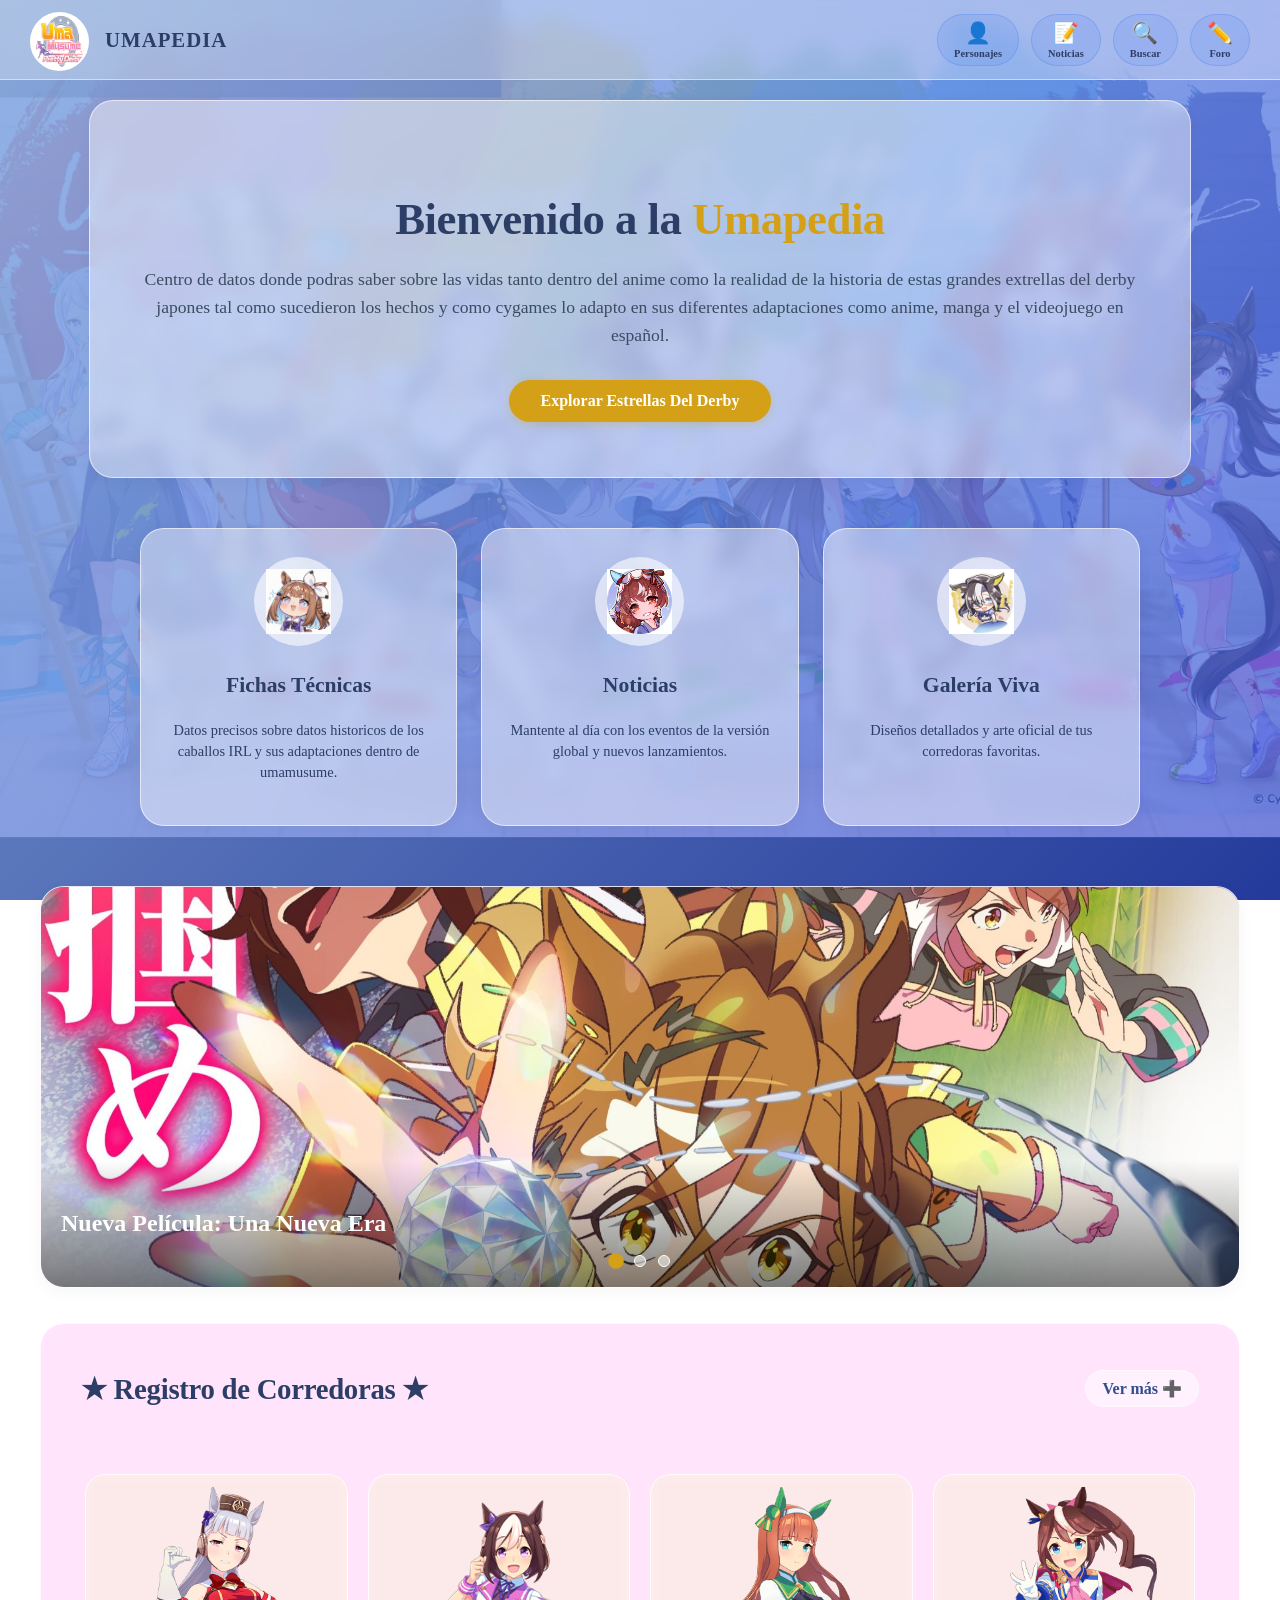
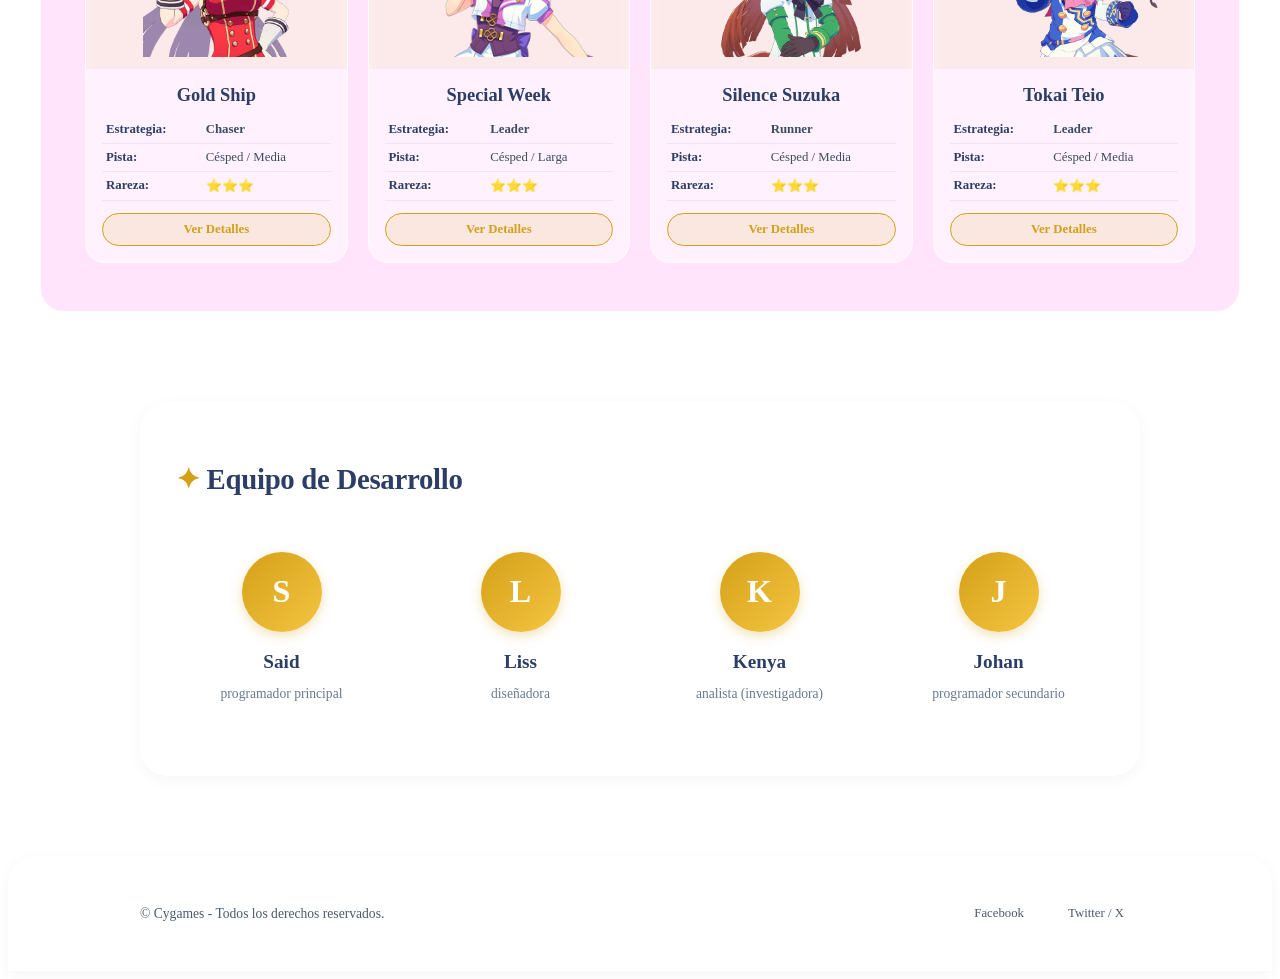
<file: html/index.html>
<!DOCTYPE html>
<!--***Reporte de cambios:***
rubrica2.1_v1.3
-reestructuracion de archivos y carpetas total
-actualizacion de imagenes y recursos
-barra lateral e iconos
-apartado de comentarios simulado con JS
-estilo mas suave y pastel y disenio glass
-funciones con JS de carrusel y comentarios corregidos
-estilos globales nuevos de CSS para formularios
-->

<!--***Cambios proximos:***(_v1.4)
-integrar un servicio de comunicacion (red social, correo o num telefonico) insta y twiter
-integracion de link a pagina ejemplo(corredoras.html) con buscador integrado
-integracion de fichas de umas independientes en buscar_uma.html
-Correccion de erroresmenores y optimizacion de codigo
-Linkeo de archivos aniadidos
-->
<html lang="es">
<head>
    <meta charset="UTF-8">
    <meta name="viewport" content="width=device-width, initial-scale=1">
    <title>UMAPEDIA | RIBRICA 1.3</title>
    <link rel="stylesheet" href="/css/estilos.css">
</head>
<body>
    <!-- DIV DE FONDO FIJO -->
    <div class="background-fixed"></div>

    <!-- BARRA SUPERIOR FIJA (logo + título + íconos) -->
    <div class="top-bar-fixed">
        <!-- Logo -->
        <!-- [FIX v1.3] Eliminada etiqueta </a> huérfana que no tenía apertura -->
        <div class="persistent-logo">
            <img src="/recursos/logo.png" alt="Logo Umopedia">
        </div>

        <!-- Título -->
        <div class="persistent-title">
            <span class="title-text">UMAPEDIA</span>
        </div>

        <!-- Íconos de navegación -->
        <div class="nav-icons">
            <a href="#personajes" class="nav-icon" data-section="personajes">
                <span class="icon">👤</span>
                <span class="icon-label">Personajes</span>
            </a>
            <a href="#noticias" class="nav-icon" data-section="noticias">
                <span class="icon">📝</span>
                <span class="icon-label">Noticias</span>
            </a>
            <!--Boton buscar para acceso directo-->
            <a href="buscar_uma.html" class="nav-icon" data-section="buscar">
                <span class="icon">🔍</span>
                <span class="icon-label">Buscar</span>
            </a>

            <!-- [FIX v1.3] Corregida ruta de ../foro.html a foro.html (mismo directorio) -->
            <a href="foro.html" class="nav-icon" data-section="foro">
                <span class="icon">✏️</span>
                <span class="icon-label">Foro</span>
            </a>
            
        </div>
    </div>

    <!-- SECCIÓN HÉROE (INICIO) -->
    <section id="inicio" class="hero-section glass">
        <div class="hero-content">
            <div class="hero-text">
                <h1>Bienvenido a la <span class="highlight">Umapedia</span></h1>
                <p>Centro de datos donde podras saber sobre las vidas tanto dentro del anime como la realidad de la historia de estas grandes extrellas del derby japones tal como sucedieron los hechos y como cygames lo adapto en sus diferentes adaptaciones como anime, manga y el videojuego en español.</p>
                <a href="#personajes" class="btn-primary">Explorar Estrellas Del Derby</a>
            </div>
        </div>
    </section>

    <!-- SECCIÓN GUÍA: tres tarjetas informativas -->
    <section id="guia" class="info-guide">
        <div class="guide-grid">
            <div class="guide-item glass">
                <div class="icon-wrapper">
                    <img src="/recursos/icono.jpg" alt="Fichas" class="guide-img">
                </div>
                <h3>Fichas Técnicas</h3>
                <p>Datos precisos sobre datos historicos de los caballos IRL y sus adaptaciones dentro de umamusume.</p>
            </div>
            <div class="guide-item glass">
                <div class="icon-wrapper">
                    <img src="/recursos/still.png" alt="Noticias" class="guide-img">
                </div>
                <h3>Noticias</h3>
                <p>Mantente al día con los eventos de la versión global y nuevos lanzamientos.</p>
            </div>
            <div class="guide-item glass">
                <div class="icon-wrapper">
                    <img src="/recursos/icono2.jpg" alt="Galería" class="guide-img">
                </div>
                <h3>Galería Viva</h3>
                <p>Diseños detallados y arte oficial de tus corredoras favoritas.</p>
            </div>
        </div>
    </section>

    <!-- ESTRUCTURA PRINCIPAL (contenido centrado) -->
    <div class="main-layout">
        <div class="content-area-full">
            
            <!-- SLIDER BOX: Carrusel de noticias -->
            <div class="slider-box glass" id="noticias">
                <input type="radio" name="slide" id="s1" checked>
                <input type="radio" name="slide" id="s2">
                <input type="radio" name="slide" id="s3">

                <div class="slides">
                    <div class="slide st1">
                        <img src="/recursos/noticia 1.jpg" alt="Noticia 1">
                        <div class="caption"><h2>Nueva Película: Una Nueva Era</h2></div>
                    </div>
                    <div class="slide st2">
                        <img src="/recursos/noticia 2.jpg" alt="Noticia 2">
                        <div class="caption"><h2>Evento: Trackblazer</h2></div>
                    </div>
                    <div class="slide st3">
                        <img src="/recursos/noticia 3.jpg" alt="Noticia 3">
                        <div class="caption"><h2>1er Aniversario Global</h2></div>
                    </div>
                </div>

                <div class="controls">
                    <label for="s1"></label>
                    <label for="s2"></label>
                    <label for="s3"></label>
                </div>
            </div>

            <!-- SECCIÓN BASE DE DATOS DE PERSONAJES -->
            <section id="personajes" class="character-database">
                <div class="glass-main main-table-container">
                    
                    <div class="table-header">
                        <h2 class="title-serif">★ Registro de Corredoras ★</h2>
                        <div class="nav-controls">
                            <a href="buscar_uma.html" class="nav-arrow">Ver más ➕</a><!---Direccionamiento sin definiicon en esta version-->
                        </div>
                    </div>

                    <div class="uma-carousel-window">
                        <!-- GRUPO 1 -->
                        <div class="uma-group" id="grupo1">
                            <!-- TARJETA GOLD SHIP -->
                            <div class="uma-card-tech">
                                <div class="card-image"><img src="/recursos/golship.png" alt="Gold Ship"></div>
                                <div class="card-content">
                                    <h3>Gold Ship</h3>
                                    <table class="mini-data">
                                        <tr><td>Estrategia:</td><td class="val-chaser">Chaser</td></tr>
                                        <tr><td>Pista:</td><td>Césped / Media</td></tr>
                                        <tr><td>Rareza:</td><td>⭐⭐⭐</td></tr>
                                    </table>
                                    <a href="ficha_gold_ship.html" class="btn-view">Ver Detalles</a>
                                </div>
                            </div>

                            <!-- TARJETA SPECIAL WEEK -->
                            <div class="uma-card-tech">
                                <div class="card-image"><img src="/recursos/specialweek.png" alt="spe"></div>
                                <div class="card-content">
                                    <h3>Special Week</h3>
                                    <table class="mini-data">
                                        <tr><td>Estrategia:</td><td class="val-leader">Leader</td></tr>
                                        <tr><td>Pista:</td><td>Césped / Larga</td></tr>
                                        <tr><td>Rareza:</td><td>⭐⭐⭐</td></tr>
                                    </table>
                                    <a href="ficha_special_week.html" class="btn-view">Ver Detalles</a>
                                </div>
                            </div>

                            <!-- TARJETA SILENCE SUZUKA -->
                            <div class="uma-card-tech">
                                <div class="card-image"><img src="/recursos/suzuka.png" alt="suzuka"></div>
                                <div class="card-content">
                                    <h3>Silence Suzuka</h3>
                                    <table class="mini-data">
                                        <tr><td>Estrategia:</td><td class="val-runner">Runner</td></tr>
                                        <tr><td>Pista:</td><td>Césped / Media</td></tr>
                                        <tr><td>Rareza:</td><td>⭐⭐⭐</td></tr>
                                    </table>
                                    <a href="ficha_silence_suzuka.html" class="btn-view">Ver Detalles</a>
                                </div>
                            </div>

                            <!-- TARJETA TOKAI TEIO -->
                            <div class="uma-card-tech">
                                <div class="card-image"><img src="/recursos/teio.png" alt="teio"></div>
                                <div class="card-content">
                                    <h3>Tokai Teio</h3>
                                    <table class="mini-data">
                                        <tr><td>Estrategia:</td><td class="val-leader">Leader</td></tr>
                                        <tr><td>Pista:</td><td>Césped / Media</td></tr>
                                        <tr><td>Rareza:</td><td>⭐⭐⭐</td></tr>
                                    </table>
                                    <a href="ficha_tokai_teio.html" class="btn-view">Ver Detalles</a>
                                </div>
                            </div>
                        </div>

                        <!-- GRUPO 2 -->
                        <div class="uma-group" id="grupo2">
                            <!-- TARJETA MEJIRO MCQUEEN -->
                            <div class="uma-card-tech">
                                <div class="card-image"><img src="/recursos/mcqueen.png" alt="McQueen"></div>
                                <div class="card-content">
                                    <h3>Mejiro McQueen</h3>
                                    <table class="mini-data">
                                        <tr><td>Estrategia:</td><td class="val-leader">Leader</td></tr>
                                        <tr><td>Pista:</td><td>Césped / Larga</td></tr>
                                        <tr><td>Rareza:</td><td>⭐⭐⭐</td></tr>
                                    </table>
                                    <a href="ficha_mejiro.html" class="btn-view">Ver Detalles</a>
                                </div>
                            </div>

                            <!-- TARJETA DAIWA SCARLET -->
                            <div class="uma-card-tech">
                                <div class="card-image"><img src="/recursos/daiwa.png" alt="daiwa"></div>
                                <div class="card-content">
                                    <h3>Daiwa Scarlet</h3>
                                    <table class="mini-data">
                                        <tr><td>Estrategia:</td><td class="val-runner">Runner</td></tr>
                                        <tr><td>Pista:</td><td>Césped / Media</td></tr>
                                        <tr><td>Rareza:</td><td>⭐⭐</td></tr>
                                    </table>
                                    <a href="ficha_scarlet.html" class="btn-view">Ver Detalles</a>
                                </div>
                            </div>

                            <!-- TARJETA VODKA -->
                            <div class="uma-card-tech">
                                <div class="card-image"><img src="/recursos/vodka.png" alt="vodka"></div>
                                <div class="card-content">
                                    <h3>Vodka</h3>
                                    <table class="mini-data">
                                        <tr><td>Estrategia:</td><td class="val-betweener">Betweener</td></tr>
                                        <tr><td>Pista:</td><td>Césped / Media</td></tr>
                                        <tr><td>Rareza:</td><td>⭐⭐</td></tr>
                                    </table>
                                    <a href="ficha_vodka.html" class="btn-view">Ver Detalles</a>
                                </div>
                            </div>

                            <!-- TARJETA RICE SHOWER -->
                            <div class="uma-card-tech">
                                <div class="card-image"><img src="/recursos/rice.png" alt="rice"></div>
                                <div class="card-content">
                                    <h3>Rice Shower</h3>
                                    <table class="mini-data">
                                        <tr><td>Estrategia:</td><td class="val-betweener">Betweener</td></tr>
                                        <tr><td>Pista:</td><td>Césped / Larga</td></tr>
                                        <tr><td>Rareza:</td><td>⭐⭐⭐</td></tr>
                                    </table>
                                    <a href="ficha_rice.html" class="btn-view">Ver Detalles</a>
                                </div>
                            </div>
                        </div>
                    </div>
                </div>
            </section>

        </div>
    </div>

    <!-- Sección de foro movida a foro.html -->

    <!-- SECCIÓN COLABORADORES -->
    <section id="colaboradores" class="collab-section">
        <div class="section-container glass">
            <h2 class="title-serif"><span class="highlight">✦</span> Equipo de Desarrollo</h2>
            <div class="collab-grid">
                <div class="collab-card">
                    <div class="collab-avatar">S</div>
                    <h3>Said</h3>
                    <p>programador principal</p>
                </div>
                <div class="collab-card">
                    <div class="collab-avatar">L</div>
                    <h3>Liss</h3>
                    <p>diseñadora</p>
                </div>
                <div class="collab-card">
                    <div class="collab-avatar">K</div>
                    <h3>Kenya</h3>
                    <p>analista (investigadora)</p>
                </div>
                <div class="collab-card">
                    <div class="collab-avatar">J</div>
                    <h3>Johan</h3>
                    <p>programador secundario</p>
                </div>
            </div>
        </div>
    </section>

    <!-- FOOTER -->
    <footer class="main-footer glass">
        <div class="footer-content">
            <p>&copy; Cygames - Todos los derechos reservados.</p>
            <div class="social-links">
                <a href="https://www.facebook.com/share/1LqQZFm9xr/" class="social-icon">Facebook</a>
                <a href="#" class="social-icon">Twitter / X</a>
            </div>
        </div>
    </footer>

    <script src="/js/carruselscript.js"></script>
    <!-- [FIX v1.3] Eliminado comentarios.js de index: el foro fue movido a foro.html -->
</body>
</html>
</file>
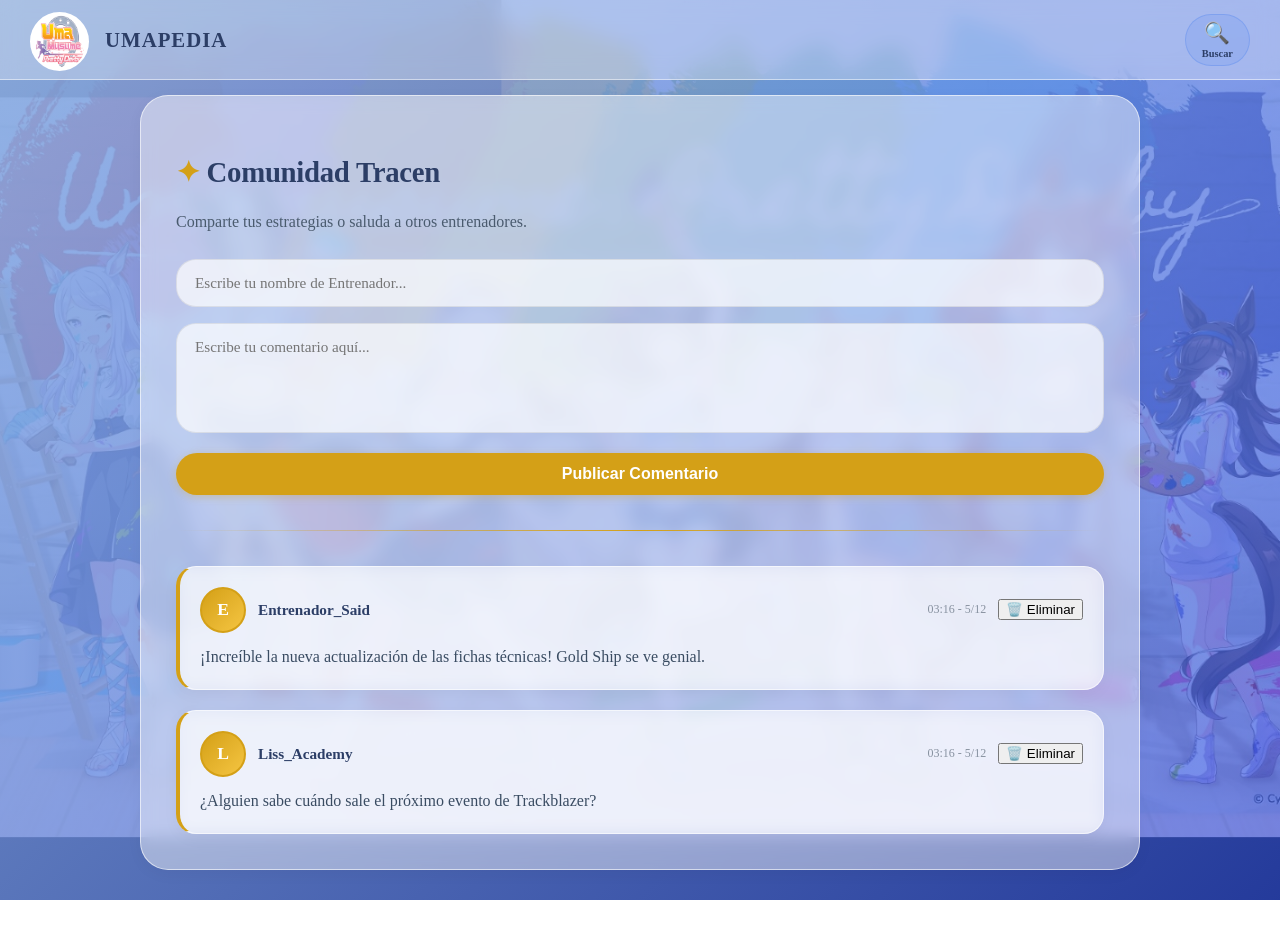
<file: html/foro.html>
<!DOCTYPE html>
<html lang="es">
<head>
    <meta charset="UTF-8">
    <meta name="viewport" content="width=device-width, initial-scale=1.0">
    <title>UMAPEDIA | Foro de la Comunidad</title>
    <!-- [FIX v1.3] Corregida ruta del CSS de ../css/estilos.css a /css/estilos.css -->
    <link rel="stylesheet" href="/css/estilos.css">
</head>
<body>

    <!-- DIV DE FONDO FIJO (necesario para el estilo glass) -->
    <div class="background-fixed"></div>

    <!-- BARRA SUPERIOR FIJA -->
    <div class="top-bar-fixed">
        <!-- [FIX v1.3] Corregida ruta del logo: de ../recursos/ a /recursos/ -->
        <a href="index.html" class="logo-link">
            <div class="persistent-logo">
                <img src="/recursos/logo.png" alt="Logo Umopedia">
            </div>
        </a>

        <!-- Título -->
        <div class="persistent-title">
            <span class="title-text">UMAPEDIA</span>
        </div>

        <div class="nav-icons">
            <a href="buscar_uma.html" class="nav-icon" data-section="buscar">
                <span class="icon">🔍</span>
                <span class="icon-label">Buscar</span>
            </a>
        </div>
    </div>

    <!-- SECCIÓN DE COMENTARIOS / FORO -->
    <section id="comentarios" class="comments-section">
        <div class="section-container glass">
            <h2 class="title-serif"><span class="highlight">✦</span> Comunidad Tracen</h2>
            <p class="section-subtitle">Comparte tus estrategias o saluda a otros entrenadores.</p>

            <!-- FORMULARIO DE COMENTARIO -->
            <form id="commentForm" class="comment-form">
                <div class="form-group">
                    <input type="text" id="commentName" placeholder="Escribe tu nombre de Entrenador..." class="comment-input" required>
                </div>
                <div class="form-group">
                    <textarea id="commentMessage" placeholder="Escribe tu comentario aquí..." class="comment-area" required></textarea>
                </div>
                <button type="submit" class="btn-primary">Publicar Comentario</button>
            </form>

            <hr class="divider">

            <!-- LISTA DE COMENTARIOS -->
            <div id="commentsList" class="comments-list">
                <!-- Los comentarios aparecerán aquí dinámicamente -->
            </div>
        </div>
    </section>

    <!-- SCRIPTS -->
    <!-- [FIX v1.3] Corregida ruta del script de ../js/ a /js/ -->
    <script src="/js/comentarios.js"></script>
</body>
</html>
</file>
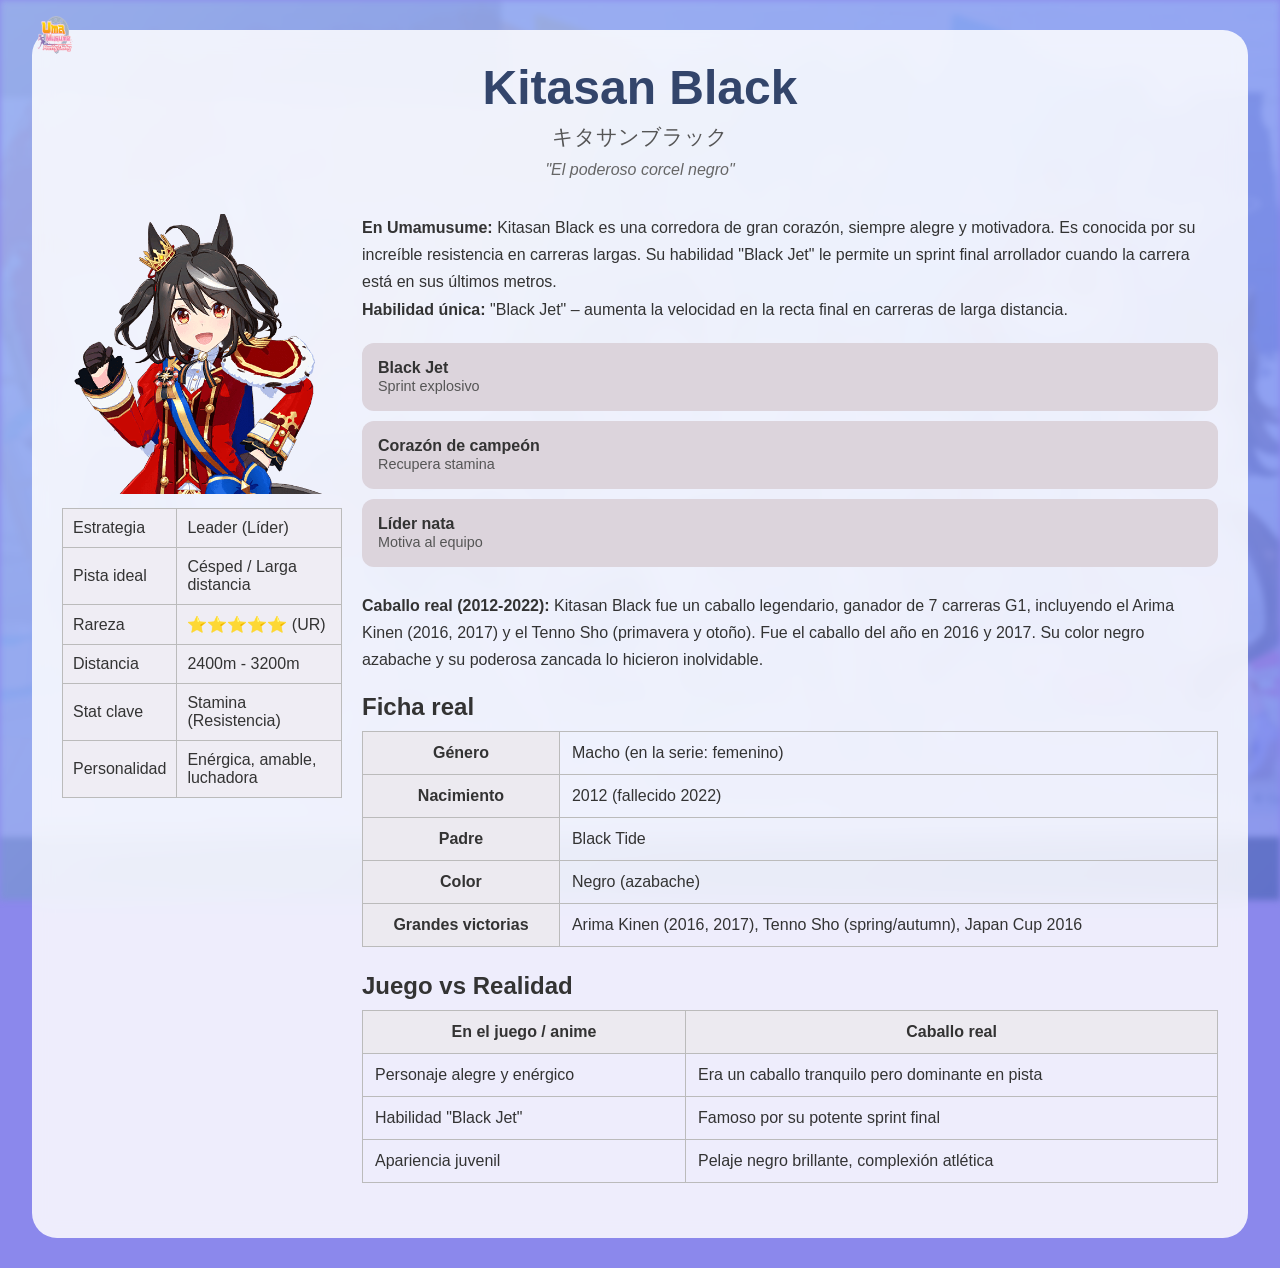
<file: html/personajes/ficha_kitasan_black.html>
<!DOCTYPE html>
<html lang="es">
<head>
    <meta charset="UTF-8">
    <meta name="viewport" content="width=device-width, initial-scale=1.0">
    <title>Kitasan Black - Umapedia</title>
    <link rel="stylesheet" href="/css/ficha.css">
</head>
<body>

<div class="background-fixed"></div>
<div class="persistent-logo">
    <img src="/recursos/logo.png" alt="Umapedia">
</div>

<div class="page-container">
    <div class="character-header">
        <h1>Kitasan Black</h1>
        <div class="japanese-name">キタサンブラック</div>
        <div class="slogan">"El poderoso corcel negro"</div>
    </div>

    <div class="content-grid">
        <div class="left-card">
            <img src="/recursos/kita.png" alt="Kitasan Black">
            <table class="attr-table">
                <tr><td>Estrategia</td><td>Leader (Líder)</td></tr>
                <tr><td>Pista ideal</td><td>Césped / Larga distancia</td></tr>
                <tr><td>Rareza</td><td>⭐⭐⭐⭐⭐ (UR)</td></tr>
                <tr><td>Distancia</td><td>2400m - 3200m</td></tr>
                <tr><td>Stat clave</td><td>Stamina (Resistencia)</td></tr>
                <tr><td>Personalidad</td><td>Enérgica, amable, luchadora</td></tr>
            </table>
        </div>
        <div class="right-content">
            <div class="info-block">
                <p><strong>En Umamusume:</strong> Kitasan Black es una corredora de gran corazón, siempre alegre y motivadora. Es conocida por su increíble resistencia en carreras largas. Su habilidad "Black Jet" le permite un sprint final arrollador cuando la carrera está en sus últimos metros.</p>
                <p><strong>Habilidad única:</strong> "Black Jet" – aumenta la velocidad en la recta final en carreras de larga distancia.</p>
            </div>
            <div class="skills-grid">
                <div class="skill-card"><strong>Black Jet</strong><span>Sprint explosivo</span></div>
                <div class="skill-card"><strong>Corazón de campeón</strong><span>Recupera stamina</span></div>
                <div class="skill-card"><strong>Líder nata</strong><span>Motiva al equipo</span></div>
            </div>
            <div class="info-block">
                <p><strong>Caballo real (2012-2022):</strong> Kitasan Black fue un caballo legendario, ganador de 7 carreras G1, incluyendo el Arima Kinen (2016, 2017) y el Tenno Sho (primavera y otoño). Fue el caballo del año en 2016 y 2017. Su color negro azabache y su poderosa zancada lo hicieron inolvidable.</p>
            </div>
            <h2 class="section-title">Ficha real</h2>
            <table class="data-table">
                <tr><th>Género</th><td>Macho (en la serie: femenino)</td></tr>
                <tr><th>Nacimiento</th><td>2012 (fallecido 2022)</td></tr>
                <tr><th>Padre</th><td>Black Tide</td></tr>
                <tr><th>Color</th><td>Negro (azabache)</td></tr>
                <tr><th>Grandes victorias</th><td>Arima Kinen (2016, 2017), Tenno Sho (spring/autumn), Japan Cup 2016</td></tr>
            </table>
            <h2 class="section-title">Juego vs Realidad</h2>
            <table class="data-table">
                <tr><th>En el juego / anime</th><th>Caballo real</th></tr>
                <tr><td>Personaje alegre y enérgico</td><td>Era un caballo tranquilo pero dominante en pista</td></tr>
                <tr><td>Habilidad "Black Jet"</td><td>Famoso por su potente sprint final</td></tr>
                <tr><td>Apariencia juvenil</td><td>Pelaje negro brillante, complexión atlética</td></tr>
            </table>
        </div>
    </div>
    
</div>

</body>
</html>
</file>
<file: css/estilos.css>
/* ================================================
   HOJA DE ESTILOS PRINCIPAL - ESTILO UMAMUSUME
   CON FONDOS ROSA #FF93F0 Y BARRA SUPERIOR FIJA
   ================================================ */

/* --- CONFIGURACIÓN DE FONDO INMÓVIL --- */
.background-fixed {
    position: fixed;
    top: 0;
    left: 0;
    width: 100%;
    height: 100%;
    background: 
        linear-gradient(135deg, rgba(137, 172, 226, 0.92), rgba(53, 85, 226, 0.686)),
        url('/recursos/fondo.jpg') center/cover;
    z-index: -2;
}

/* ============================================
   BARRA SUPERIOR FIJA (logo + título + íconos)
   ============================================ */

.top-bar-fixed {
    position: fixed;
    top: 0;
    left: 0;
    right: 0;
    display: flex;
    align-items: center;
    gap: 20px;
    padding: 12px 30px;
    background: rgba(255, 255, 255, 0.3);
    backdrop-filter: blur(10px);
    border-bottom: 1px solid rgba(255, 255, 255, 0.5);
    z-index: 1000;
}

/* Logo dentro de la barra */
.top-bar-fixed .persistent-logo {
    position: relative;
    top: 0;
    left: 0;
    width: 55px;
    height: 55px;
}

.top-bar-fixed .persistent-logo img {
    width: 100%;
    height: 100%;
    border-radius: 50%;
    border: 2px solid #ffffff;
    object-fit: cover;
    background: white;
}

.persistent-logo img:hover{
    transform:scale(1.08);
}

/* Título dentro de la barra */
.top-bar-fixed .persistent-title {
    position: relative;
    top: 0;
    left: 0;
    background: transparent;
    backdrop-filter: none;
    padding: 0;
    border: none;
}

.top-bar-fixed .title-text {
    font-size: 1.3rem;
    font-weight: 700;
    color: #2c3e66;
    letter-spacing: 1px;
}

/* Contenedor de íconos de navegación */
.nav-icons {
    display: flex;
    gap: 12px;
    margin-left: auto;
}

/* Cada ícono de navegación */
.nav-icon {
    display: flex;
    flex-direction: column;
    align-items: center;
    text-decoration: none;
    padding: 6px 16px;
    border-radius: 40px;
    background: rgba(75, 130, 239, 0.15);
    transition: all 0.25s ease;
    border: 1px solid rgba(75, 130, 239, 0.3);
}

.nav-icon .icon {
    font-size: 1.3rem;
    color: #4B82EF;
}

.nav-icon .icon-label {
    font-size: 0.65rem;
    color: #2c3e66;
    font-weight: 600;
    margin-top: 3px;
}

.nav-icon:hover {
    background: rgba(75, 130, 239, 0.3);
    transform: translateY(-2px);
    border-color: #4B82EF;
}

.nav-icon.active {
    background: #4B82EF;
    border-color: #4B82EF;
}

.nav-icon.active .icon {
    color: white;
}

.nav-icon.active .icon-label {
    color: white;
}

/* ============================================
   AJUSTE PARA QUE EL CONTENIDO NO QUEDE DEBAJO
   DE LA BARRA FIJA
   ============================================ */

.hero-section {
    margin-top: 100px;
}

/* ============================================
   LAYOUT PRINCIPAL - CONTENIDO CENTRADO
   ============================================ */

.main-layout {
    max-width: 1200px;
    margin: 0 auto;
    padding: 10px 24px;
}

.content-area-full {
    width: 100%;
}

/* ============================================
   TARJETAS DE GUÍA (FICHAS, NOTICIAS, GALERÍA)
   ============================================ */

.icon-wrapper {
    width: 65px;
    height: 65px;
    margin: 0 auto 15px;
    display: flex;
    align-items: center;
    justify-content: center;
    background: rgba(255, 255, 255, 0.6);
    border-radius: 50%;
    padding: 12px;
}

.guide-img {
    width: 100%;
    height: 100%;
    object-fit: contain;
}

.guide-item {
    padding: 28px 20px;
    text-align: center;
    transition: 0.25s ease;
    display: flex;
    flex-direction: column;
    align-items: center;
    background: rgba(255, 147, 240, 0.25);
    backdrop-filter: blur(8px);
    border-radius: 24px;
    border: 1px solid rgba(255, 255, 255, 0.8);
}

.guide-item:hover {
    transform: translateY(-5px);
    background: rgba(255, 147, 240, 0.35);
    border-color: rgba(255, 255, 255, 0.9);
}

.guide-item h3 {
    margin: 12px 0 8px;
    font-size: 1.35rem;
    color: #2c3e66;
    font-weight: 600;
}

.guide-item p {
    font-size: 0.9rem;
    line-height: 1.45;
    color: #2c3e66;
}

/* --- CLASE GLASS GENERAL --- */
.glass {
    background: rgba(255, 255, 255, 0.45);
    backdrop-filter: blur(8px);
    border: 1px solid rgba(255, 255, 255, 0.6);
    border-radius: 24px;
    box-shadow: 0 4px 16px rgba(0, 0, 0, 0.04);
}

/* --- SECCIÓN HÉROE --- */
.hero-section {
    max-width: 1000px;
    margin: 100px auto 40px;
    padding: 55px 50px;
    text-align: center;
}

.hero-text h1 {
    font-size: 2.8rem;
    color: #2c3e66;
    margin-bottom: 20px;
    font-weight: 700;
    letter-spacing: -0.5px;
}

.hero-text p {
    font-size: 1.1rem;
    color: #3a4c62;
    line-height: 1.6;
    margin-bottom: 30px;
}

.highlight {
    color: #d4a017;
    text-shadow: none;
    font-weight: 700;
}

/* --- BOTONES --- */
.btn-primary {
    display: inline-block;
    background: #d4a017;
    color: white;
    text-decoration: none;
    padding: 12px 32px;
    border-radius: 40px;
    font-weight: 600;
    font-size: 1rem;
    transition: 0.2s;
    border: none;
    cursor: pointer;
    box-shadow: 0 2px 8px rgba(212, 160, 23, 0.3);
}

.btn-primary:hover {
    background: #b88a0c;
    transform: scale(1.02);
    box-shadow: 0 4px 12px rgba(212, 160, 23, 0.4);
}

/* --- CONTENEDOR GUÍA --- */
.info-guide {
    max-width: 1000px;
    margin: 50px auto;
}

.guide-grid {
    display: grid;
    grid-template-columns: repeat(3, 1fr);
    gap: 24px;
}

/* --- SLIDER (CARRUSEL) --- */
.slider-box {
    position: relative;
    height: 400px;
    overflow: hidden;
    margin-bottom: 35px;
    border-radius: 24px;
    background: rgba(255, 147, 240, 0.25);
    backdrop-filter: blur(8px);
    border: 1px solid rgba(255, 255, 255, 0.8);
}

.slider-box input {
    display: none;
}

.slides {
    display: flex;
    width: 300%;
    height: 100%;
    transition: 0.6s cubic-bezier(0.4, 0, 0.2, 1);
}

.slide {
    width: 33.333%;
    position: relative;
}

.slide img {
    width: 100%;
    height: 100%;
    object-fit: cover;
}

.caption {
    position: absolute;
    bottom: 0;
    width: 100%;
    padding: 30px 20px;
    background: linear-gradient(transparent, rgba(0, 0, 0, 0.5));
    color: white;
}

.caption h2 {
    font-size: 1.5rem;
    font-weight: 600;
}

#s1:checked ~ .slides { margin-left: 0; }
#s2:checked ~ .slides { margin-left: -100%; }
#s3:checked ~ .slides { margin-left: -200%; }

.controls {
    position: absolute;
    bottom: 20px;
    left: 50%;
    transform: translateX(-50%);
    display: flex;
    gap: 12px;
}

.controls label {
    width: 10px;
    height: 10px;
    background: rgba(255, 255, 255, 0.5);
    border-radius: 50%;
    cursor: pointer;
    border: 1px solid white;
    transition: 0.2s;
}

#s1:checked ~ .controls label:nth-child(1),
#s2:checked ~ .controls label:nth-child(2),
#s3:checked ~ .controls label:nth-child(3) {
    background: #d4a017;
    transform: scale(1.3);
    border-color: #d4a017;
}

/* --- CONTENEDOR TABLA DE PERSONAJES --- */
.main-table-container {
    padding: 24px;
    border-radius: 24px;
    background: rgba(255, 147, 240, 0.25);
    backdrop-filter: blur(8px);
    border: 1px solid rgba(255, 255, 255, 0.8);
    margin-bottom: 20px;
}

.table-header {
    display: flex;
    justify-content: space-between;
    align-items: center;
    padding: 0 16px 20px 16px;
    flex-wrap: wrap;
}

.title-serif {
    font-size: 1.8rem;
    color: #2c3e66;
    font-weight: 700;
    letter-spacing: -0.3px;
}

.nav-controls {
    display: flex;
    gap: 12px;
}

.nav-arrow {
    background: rgba(255, 255, 255, 0.5);
    padding: 8px 16px;
    border-radius: 40px;
    text-decoration: none;
    color: #304e8f;
    font-weight: bold;
    transition: 0.2s;
    border: 1px solid rgba(255, 255, 255, 0.6);
}

.nav-arrow:hover {
    background: #d4a017;
    color: white;
    border-color: #d4a017;
}

/* --- CARRUSEL DE PERSONAJES --- */
.uma-carousel-window {
    display: flex;
    overflow-x: auto;
    scroll-snap-type: x mandatory;
    scroll-behavior: smooth;
    width: 100%;
    border-radius: 20px;
    padding: 8px 0;
}

.uma-carousel-window::-webkit-scrollbar {
    height: 6px;
}

.uma-carousel-window::-webkit-scrollbar-track {
    background: rgba(0, 0, 0, 0.05);
    border-radius: 10px;
}

.uma-carousel-window::-webkit-scrollbar-thumb {
    background: #d4a017;
    border-radius: 10px;
}

/* --- GRUPOS DE PERSONAJES --- */
.uma-group {
    flex: 0 0 100%;
    display: grid;
    grid-template-columns: repeat(4, 1fr);
    gap: 20px;
    padding: 16px 20px;
    box-sizing: border-box;
    scroll-snap-align: start;
}

/* --- TARJETAS DE PERSONAJES --- */
.uma-card-tech {
    background: rgba(255, 255, 255, 0.7);
    backdrop-filter: blur(4px);
    border: 1px solid rgba(255, 255, 255, 0.6);
    border-radius: 20px;
    display: flex;
    flex-direction: column;
    overflow: hidden;
    transition: 0.25s;
}

.uma-card-tech:hover {
    transform: translateY(-4px);
    background: rgba(255, 255, 255, 0.85);
    border-color: #d4a017;
    box-shadow: 0 8px 20px rgba(0, 0, 0, 0.08);
}

.card-image {
    width: 100%;
    height: 170px;
    background: rgba(212, 160, 23, 0.08);
    overflow: hidden;
    display: flex;
    justify-content: center;
    align-items: center;
    padding: 12px;
}

.card-image img {
    width: 100%;
    height: 100%;
    object-fit: contain;
}

.card-content {
    padding: 16px;
}

.card-content h3 {
    margin: 0 0 10px 0;
    color: #2c3e66;
    font-size: 1.15rem;
    text-align: center;
    font-weight: 700;
}

.mini-data {
    width: 100%;
    border-collapse: collapse;
    font-size: 0.8rem;
    margin-bottom: 12px;
}

.mini-data td {
    padding: 6px 4px;
    border-bottom: 1px solid rgba(0, 0, 0, 0.05);
    color: #3a4c62;
}

.mini-data td:first-child {
    font-weight: 600;
    color: #2c3e66;
}

.val-runner { color: #e84c3d; font-weight: bold; }
.val-leader { color: #3498db; font-weight: bold; }
.val-chaser { color: #f39c12; font-weight: bold; }
.val-betweener { color: #9b59b6; font-weight: bold; }

.btn-view {
    display: block;
    text-align: center;
    background: rgba(212, 160, 23, 0.12);
    color: #d4a017;
    text-decoration: none;
    padding: 8px 12px;
    border-radius: 40px;
    border: 1px solid #d4a017;
    font-size: 0.8rem;
    font-weight: 600;
    transition: 0.2s;
}

.btn-view:hover {
    background: #d4a017;
    color: white;
}

/* --- SECCIÓN COMENTARIOS --- */
/* [FIX v1.3] margin-top cambiado de 60px a 95px para compensar barra fija (~79px) */
.comments-section {
    max-width: 1000px;
    margin: 95px auto 60px;
    padding: 0 20px;
}

.section-container {
    padding: 35px;
    background: rgba(255, 255, 255, 0.45);
    backdrop-filter: blur(8px);
    border-radius: 28px;
}

.section-subtitle {
    color: #4a5b6e;
    margin-bottom: 28px;
    font-size: 1rem;
}

.comment-form {
    display: flex;
    flex-direction: column;
    gap: 16px;
    margin-bottom: 35px;
}

.comment-input, .comment-area {
    width: 100%;
    padding: 14px 18px;
    background: rgba(255, 255, 255, 0.7);
    border: 1px solid rgba(0, 0, 0, 0.08);
    border-radius: 20px;
    color: #2c3e66;
    font-family: inherit;
    box-sizing: border-box;
    font-size: 0.95rem;
}

.comment-area {
    height: 110px;
    resize: none;
}

.comment-input:focus, .comment-area:focus {
    outline: none;
    border-color: #d4a017;
    background: white;
}

.divider {
    border: 0;
    height: 1px;
    background: linear-gradient(to right, transparent, #d4a017, transparent);
    margin: 35px 0;
}

.comments-list {
    display: flex;
    flex-direction: column;
    gap: 20px;
}

.comment-item {
    padding: 20px;
    background: rgba(255, 255, 255, 0.55);
    border-radius: 20px;
    border-left: 4px solid #d4a017;
}

.comment-header {
    display: flex;
    align-items: center;
    gap: 12px;
    margin-bottom: 12px;
    flex-wrap: wrap;
}

.user-avatar {
    width: 42px;
    height: 42px;
    border-radius: 50%;
    border: 2px solid #d4a017;
    object-fit: cover;
    background: white;
}

/* [FIX v1.3] Avatar de inicial para comentarios generados por JS */
.user-avatar-placeholder {
    width: 42px;
    height: 42px;
    border-radius: 50%;
    border: 2px solid #d4a017;
    background: linear-gradient(135deg, #d4a017, #f5c542);
    display: flex;
    align-items: center;
    justify-content: center;
    font-size: 1.1rem;
    font-weight: 700;
    color: white;
    flex-shrink: 0;
}

.comment-header strong {
    color: #2c3e66;
    font-size: 0.95rem;
}

.comment-date {
    font-size: 0.75rem;
    color: #8892a0;
    margin-left: auto;
}

.comment-item p {
    color: #3a4c62;
    line-height: 1.5;
    margin: 0;
}

/* --- SECCIÓN COLABORADORES --- */
.collab-section {
    max-width: 1000px;
    margin: 60px auto;
    padding: 0 20px;
}

.collab-grid {
    display: grid;
    grid-template-columns: repeat(auto-fit, minmax(180px, 1fr));
    gap: 28px;
    margin-top: 32px;
}

.collab-card {
    text-align: center;
    padding: 24px 16px;
    background: rgba(255, 255, 255, 0.5);
    backdrop-filter: blur(4px);
    border-radius: 24px;
    transition: 0.25s;
}

.collab-card:hover {
    transform: translateY(-4px);
    background: rgba(255, 255, 255, 0.7);
}

.collab-avatar {
    width: 80px;
    height: 80px;
    background: linear-gradient(135deg, #d4a017, #f5c542);
    border-radius: 50%;
    margin: 0 auto 15px;
    display: flex;
    align-items: center;
    justify-content: center;
    font-size: 2rem;
    font-weight: bold;
    color: white;
    box-shadow: 0 4px 12px rgba(212, 160, 23, 0.3);
}

.collab-card h3 {
    color: #2c3e66;
    margin-bottom: 6px;
    font-size: 1.2rem;
}

.collab-card p {
    color: #6a7b8c;
    font-size: 0.85rem;
}

/* --- FOOTER --- */
.main-footer {
    margin-top: 80px;
    padding: 35px 24px;
    border-radius: 28px 28px 0 0;
    background: rgba(255, 255, 255, 0.5);
    backdrop-filter: blur(8px);
}

.footer-content {
    max-width: 1000px;
    margin: 0 auto;
    display: flex;
    justify-content: space-between;
    align-items: center;
    flex-wrap: wrap;
    gap: 20px;
}

.footer-content p {
    color: #4a5b6e;
    font-size: 0.85rem;
}

.social-links {
    display: flex;
    gap: 12px;
    flex-wrap: wrap;
}

.social-icon {
    text-decoration: none;
    color: #4a5b6e;
    padding: 8px 16px;
    background: rgba(255, 255, 255, 0.6);
    border-radius: 40px;
    font-size: 0.8rem;
    transition: 0.2s;
}

.social-icon:hover {
    background: #d4a017;
    color: white;
    transform: translateY(-2px);
}

/* --- RESPONSIVE --- */
@media (max-width: 900px) {
    .guide-grid {
        grid-template-columns: 1fr;
        gap: 20px;
    }
    
    .uma-group {
        grid-template-columns: repeat(2, 1fr);
    }
    
    .hero-text h1 {
        font-size: 2rem;
    }
    
    .table-header {
        flex-direction: column;
        gap: 12px;
    }
    
    .top-bar-fixed {
        padding: 10px 16px;
        gap: 12px;
    }
    
    .top-bar-fixed .persistent-logo {
        width: 45px;
        height: 45px;
    }
    
    .top-bar-fixed .title-text {
        font-size: 1.1rem;
    }
    
    .nav-icon {
        padding: 4px 12px;
    }
    
    .nav-icon .icon {
        font-size: 1.1rem;
    }
    
    .nav-icon .icon-label {
        font-size: 0.55rem;
    }
}

@media (max-width: 550px) {
    .uma-group {
        grid-template-columns: 1fr;
    }
    
    .hero-section {
        padding: 30px 20px;
        margin-top: 90px;
    }
    
    .footer-content {
        flex-direction: column;
        text-align: center;
    }
    
    .main-layout {
        padding: 10px 16px;
    }
    
    .top-bar-fixed {
        padding: 8px 12px;
    }
    
    .nav-icon .icon-label {
        display: none;
    }
    
    .nav-icon {
        padding: 8px 12px;
    }
}

/* ============================================
   VALIDACIÓN DE FORMULARIO (v1.3)
   ============================================ */
 
/* Mensaje de error debajo del campo */
.field-error {
    display: none;
    font-size: 0.8rem;
    color: #e84c3d;
    margin-top: 6px;
    padding-left: 6px;
    font-weight: 600;
}
 
/* Borde rojo: campo inválido */
.input-invalid {
    border-color: #e84c3d !important;
    background: rgba(232, 76, 61, 0.06) !important;
}
 
/* Borde verde: campo válido */
.input-valid {
    border-color: #2ecc71 !important;
    background: rgba(46, 204, 113, 0.06) !important;
}
 
/* Contador de caracteres */
.char-counter {
    display: block;
    text-align: right;
    font-size: 0.75rem;
    color: #8892a0;
    margin-top: 5px;
    padding-right: 4px;
    transition: color 0.2s;
}
 
/* Cerca del límite: naranja */
.char-counter-alerta {
    color: #f39c12;
    font-weight: 600;
}
 
/* En el límite: rojo */
.char-counter-limite {
    color: #e84c3d;
    font-weight: 700;
}
 
@media (max-width: 550px) {
    .uma-group {
        grid-template-columns: 1fr;
    }
    
    .hero-section {
        padding: 30px 20px;
        margin-top: 90px;
    }
    
    .footer-content {
        flex-direction: column;
        text-align: center;
    }
    
    .main-layout {
        padding: 10px 16px;
    }
    
    .top-bar-fixed {
        padding: 8px 12px;
    }
    
    .nav-icon .icon-label {
        display: none;
    }
    
    .nav-icon {
        padding: 8px 12px;
    }
}

/* ============================================
   [v1.3] PÁGINA DE BÚSQUEDA (buscar_uma.html)
   ============================================ */

/* Input de búsqueda en la cabecera de la tabla */
.search-input {
    padding: 10px 20px;
    background: rgba(255, 255, 255, 0.7);
    border: 1px solid rgba(0, 0, 0, 0.08);
    border-radius: 20px;
    color: #2c3e66;
    font-family: inherit;
    font-size: 0.95rem;
    width: 260px;
    transition: 0.2s;
}

.search-input:focus {
    outline: none;
    border-color: #d4a017;
    background: white;
}

/* Grid de resultados — muestra todas las umas en cuadrícula */
.uma-search-grid {
    display: grid;
    grid-template-columns: repeat(4, 1fr);
    gap: 20px;
    padding: 8px 20px 20px;
}

@media (max-width: 900px) {
    .uma-search-grid {
        grid-template-columns: repeat(2, 1fr);
    }
}

@media (max-width: 550px) {
    .uma-search-grid {
        grid-template-columns: 1fr;
    }

    .search-input {
        width: 100%;
    }
}
</file>
<file: css/ficha.css>
*{
    margin:0;
    padding:0;
    box-sizing:border-box;
}

body{
    font-family:'Segoe UI',sans-serif;
    background:#8b88ec;
    color:#333;
    min-height:100vh;
}

/* Fondo */

.background-fixed{
    position:fixed;
    top:0;
    left:0;
    width:100%;
    height:100%;

    background: 
        linear-gradient(135deg, rgba(137, 172, 226, 0.92), rgba(53, 85, 226, 0.686)),
        url('/recursos/fondo.jpg') center/cover;
    z-index: -2;

    filter:blur(3px);
    z-index:-2;
}

.background-fixed::after{
    content:"";
    position:absolute;
    width:100%;
    height:100%;
    background:rgba(170,180,255,.45);
}

/* Logo */

.persistent-logo{
    position:fixed;
    top:15px;
    left:15px;
    z-index:100;
}

.persistent-logo img{
    width:80px;
    transition:.3s;
}

.persistent-logo img:hover{
    transform:scale(1.08);
}

/* Contenedor */

.page-container{

    width:95%;
    max-width:1600px;

    margin:30px auto;

    background:rgba(255,255,255,.85);

    backdrop-filter:blur(10px);

    border-radius:25px;

    padding:30px;
}

/* Encabezado */

.character-header{
    text-align:center;
    margin-bottom:35px;
}

.character-header h1{
    font-size:3rem;
    color:#33456b;
}

.japanese-name{
    margin-top:8px;
    font-size:1.3rem;
    color:#555;
}

.slogan{
    margin-top:10px;
    font-style:italic;
    color:#666;
}

/* Grid */

.content-grid{
    display:grid;
    grid-template-columns:280px 1fr;
    gap:20px;
}

/* Tarjeta izquierda */

.left-card img{
    width:100%;
    border-radius:15px;
}

.attr-table{
    width:100%;
    border-collapse:collapse;
    margin-top:10px;
}

.attr-table td{
    border:1px solid #bbb;
    padding:10px;
    background:#efedf4;
}

/* Parte derecha */

.info-block{
    margin-bottom:20px;
    line-height:1.7;
}

/* Habilidades */

.skills-grid{
    display:flex;
    flex-direction:column;
    gap:10px;
    margin-bottom:25px;
}

.skill-card{
    background:#dcd4dc;
    padding:16px;
    border-radius:12px;
}

.skill-card strong{
    display:block;
}

.skill-card span{
    font-size:.9rem;
    color:#555;
}

/* Títulos */

.section-title{
    margin:20px 0 10px;
    color:#333;
}

/* Tablas */

.data-table{
    width:100%;
    border-collapse:collapse;
    margin-bottom:25px;
}

.data-table th,
.data-table td{
    border:1px solid #bbb;
    padding:12px;
}

.data-table th{
    background:#eceaf0;
}

/* Responsive */

@media(max-width:900px){

    .content-grid{
        grid-template-columns:1fr;
    }

    .left-card{
        max-width:350px;
        margin:auto;
    }
}
</file>
